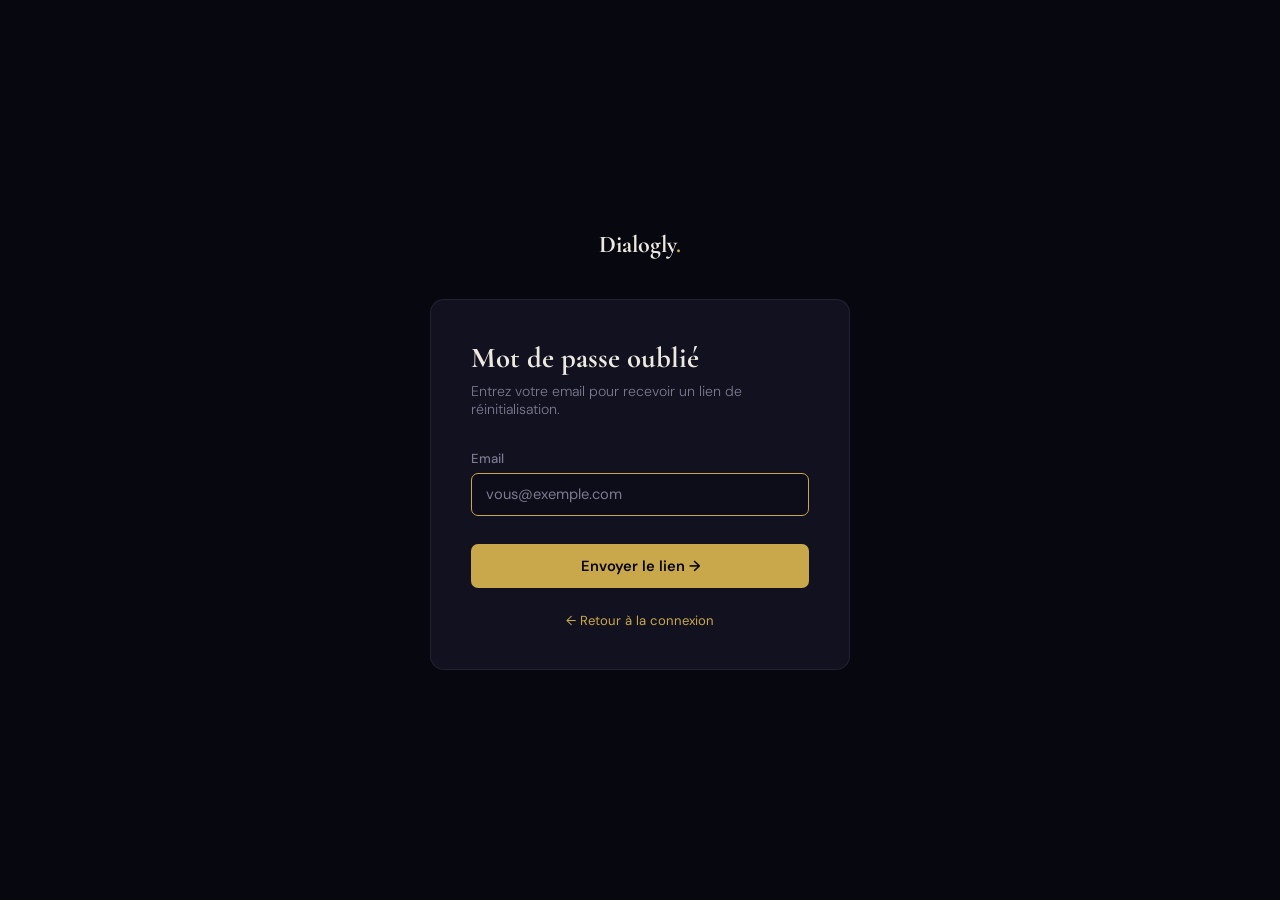
<file: backend/forgot_password.html>
<!DOCTYPE html>
<html lang="fr">
<head>
<meta charset="UTF-8">
<meta name="viewport" content="width=device-width, initial-scale=1.0">
<title>Dialogly — Mot de passe oublié</title>
<link rel="preconnect" href="https://fonts.googleapis.com">
<link href="https://fonts.googleapis.com/css2?family=Cormorant+Garamond:wght@600;700&family=DM+Sans:opsz,wght@9..40,300;9..40,400;9..40,500&display=swap" rel="stylesheet">
<style>
  *, *::before, *::after { box-sizing: border-box; margin: 0; padding: 0; }
  :root {
    --bg: #07070f; --surface: #0d0d1a; --card: #111120;
    --gold: #c9a84c; --gold-lt: #e8c96a;
    --text: #ede9df; --muted: #7a7a90; --border: rgba(255,255,255,0.07);
    --serif: 'Cormorant Garamond', Georgia, serif;
    --sans: 'DM Sans', system-ui, sans-serif;
  }
  body {
    background: var(--bg); color: var(--text);
    font-family: var(--sans); min-height: 100vh;
    display: flex; flex-direction: column; align-items: center; justify-content: center;
    padding: 2rem;
  }
  .logo { font-family: var(--serif); font-size: 1.5rem; font-weight: 700; color: var(--text); text-decoration: none; margin-bottom: 2.5rem; display: block; text-align: center; }
  .logo span { color: var(--gold); }
  .card { background: var(--card); border: 1px solid var(--border); border-radius: 14px; padding: 2.5rem; width: 100%; max-width: 420px; }
  h1 { font-family: var(--serif); font-size: 1.8rem; font-weight: 700; margin-bottom: 0.4rem; }
  .sub { font-size: 0.88rem; color: var(--muted); margin-bottom: 2rem; font-weight: 300; }
  .field { margin-bottom: 1.25rem; }
  label { display: block; font-size: 0.82rem; font-weight: 500; color: var(--muted); margin-bottom: 0.4rem; }
  input { width: 100%; padding: 0.65rem 0.9rem; background: var(--surface); border: 1px solid var(--border); border-radius: 7px; font-size: 0.92rem; font-family: var(--sans); color: var(--text); transition: border-color 0.2s; }
  input:focus { outline: none; border-color: var(--gold); }
  input::placeholder { color: var(--muted); }
  .btn { width: 100%; padding: 0.75rem; background: var(--gold); color: #07070f; border: none; border-radius: 7px; font-size: 0.92rem; font-weight: 600; font-family: var(--sans); cursor: pointer; transition: background 0.2s; margin-top: 0.5rem; }
  .btn:hover { background: var(--gold-lt); }
  .hint { text-align: center; margin-top: 1.5rem; font-size: 0.82rem; color: var(--muted); }
  .hint a { color: var(--gold); text-decoration: none; }
  .msg { padding: 0.9rem 1rem; border-radius: 8px; font-size: 0.88rem; margin-bottom: 1.5rem; }
  .msg.ok { background: rgba(16,185,129,0.1); border: 1px solid rgba(16,185,129,0.3); color: #10b981; }
  .msg.err { background: rgba(239,68,68,0.1); border: 1px solid rgba(239,68,68,0.3); color: #ef4444; }
  .reset-link { word-break: break-all; font-family: monospace; font-size: 0.78rem; color: var(--gold); }
</style>
</head>
<body>

<a href="/" class="logo">Dialogly<span>.</span></a>

<div class="card">
  <h1>Mot de passe oublié</h1>
  <p class="sub">Entrez votre email pour recevoir un lien de réinitialisation.</p>

  <div id="msg" style="display:none" class="msg"></div>
  <div id="linkBox" style="display:none" class="msg ok">
    <p style="margin-bottom:0.5rem">Lien de réinitialisation (email non configuré) :</p>
    <a id="resetLink" class="reset-link" href="#"></a>
  </div>

  <form id="form">
    <div class="field">
      <label>Email</label>
      <input type="email" id="email" placeholder="vous@exemple.com" required autofocus>
    </div>
    <button type="submit" class="btn">Envoyer le lien →</button>
  </form>

  <p class="hint"><a href="/login">← Retour à la connexion</a></p>
</div>

<script>
  document.getElementById('form').addEventListener('submit', async e => {
    e.preventDefault();
    const btn = e.target.querySelector('.btn');
    btn.disabled = true; btn.textContent = 'Envoi...';
    const res = await fetch('/forgot-password', {
      method: 'POST',
      headers: {'Content-Type': 'application/json'},
      body: JSON.stringify({ email: document.getElementById('email').value })
    });
    const data = await res.json();
    btn.disabled = false; btn.textContent = 'Envoyer le lien →';
    const msg = document.getElementById('msg');
    if (data.link) {
      const box = document.getElementById('linkBox');
      const link = document.getElementById('resetLink');
      link.href = data.link; link.textContent = data.link;
      box.style.display = 'block';
      document.getElementById('form').style.display = 'none';
    } else if (data.sent) {
      msg.className = 'msg ok'; msg.textContent = 'Email envoyé ! Vérifiez votre boîte mail.';
      msg.style.display = 'block'; document.getElementById('form').style.display = 'none';
    } else {
      msg.className = 'msg err'; msg.textContent = data.error || 'Erreur.';
      msg.style.display = 'block';
    }
  });
</script>
</body>
</html>
</file>
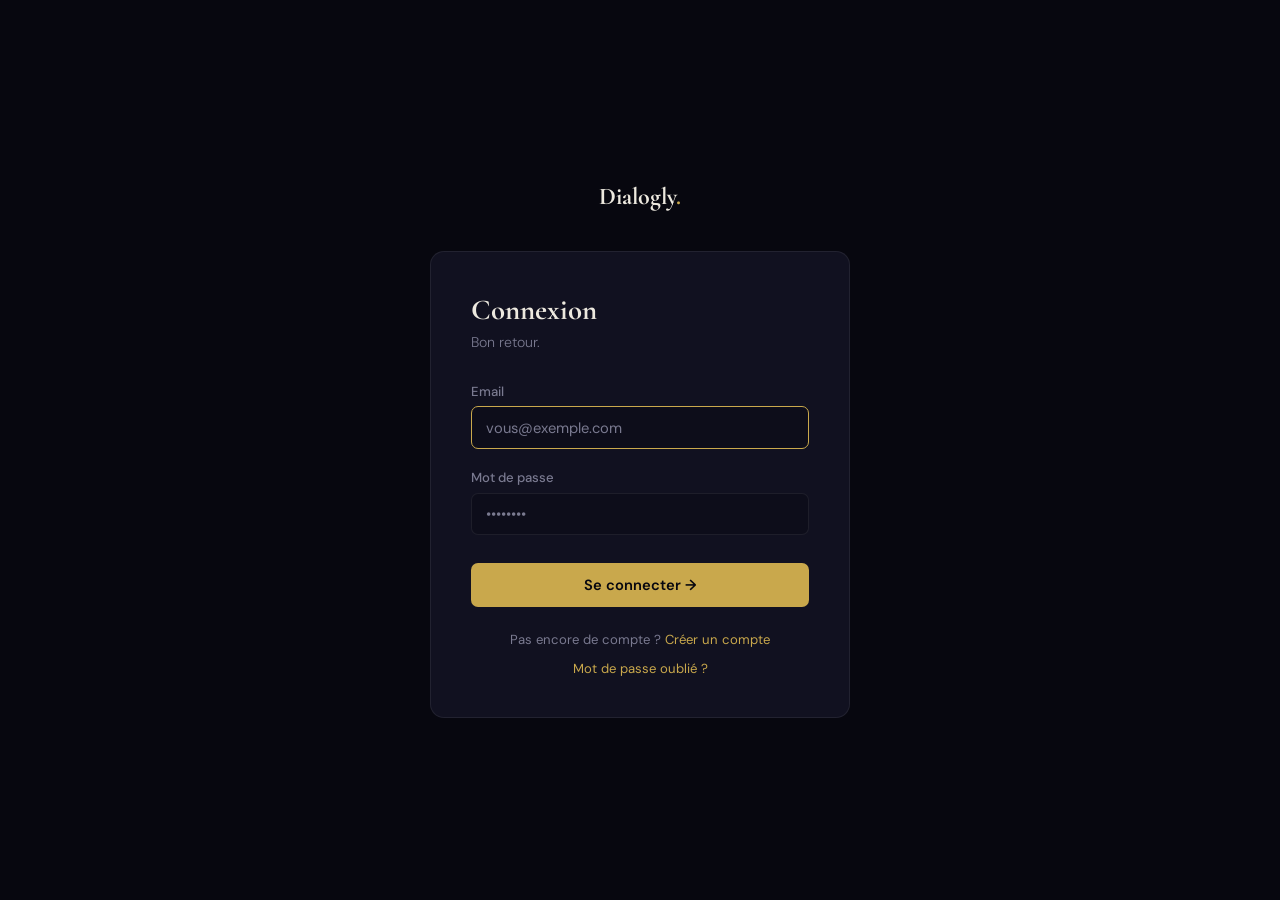
<file: backend/login.html>
<!DOCTYPE html>
<html lang="fr">
<head>
<meta charset="UTF-8">
<meta name="viewport" content="width=device-width, initial-scale=1.0">
<title>Dialogly — Connexion</title>
<link rel="preconnect" href="https://fonts.googleapis.com">
<link href="https://fonts.googleapis.com/css2?family=Cormorant+Garamond:wght@600;700&family=DM+Sans:opsz,wght@9..40,300;9..40,400;9..40,500&display=swap" rel="stylesheet">
<style>
  *, *::before, *::after { box-sizing: border-box; margin: 0; padding: 0; }
  :root {
    --bg: #07070f; --surface: #0d0d1a; --card: #111120;
    --gold: #c9a84c; --gold-lt: #e8c96a;
    --text: #ede9df; --muted: #7a7a90; --border: rgba(255,255,255,0.07);
    --serif: 'Cormorant Garamond', Georgia, serif;
    --sans: 'DM Sans', system-ui, sans-serif;
  }
  body {
    background: var(--bg); color: var(--text);
    font-family: var(--sans); min-height: 100vh;
    display: flex; flex-direction: column; align-items: center; justify-content: center;
    padding: 2rem;
  }
  .logo {
    font-family: var(--serif); font-size: 1.5rem; font-weight: 700;
    color: var(--text); text-decoration: none; margin-bottom: 2.5rem;
    display: block; text-align: center;
  }
  .logo span { color: var(--gold); }
  .card {
    background: var(--card); border: 1px solid var(--border);
    border-radius: 14px; padding: 2.5rem; width: 100%; max-width: 420px;
  }
  h1 { font-family: var(--serif); font-size: 1.8rem; font-weight: 700; margin-bottom: 0.4rem; }
  .sub { font-size: 0.88rem; color: var(--muted); margin-bottom: 2rem; font-weight: 300; }
  .field { margin-bottom: 1.25rem; }
  label { display: block; font-size: 0.82rem; font-weight: 500; color: var(--muted); margin-bottom: 0.4rem; }
  input {
    width: 100%; padding: 0.65rem 0.9rem;
    background: var(--surface); border: 1px solid var(--border);
    border-radius: 7px; font-size: 0.92rem; font-family: var(--sans);
    color: var(--text); transition: border-color 0.2s;
  }
  input:focus { outline: none; border-color: var(--gold); }
  input::placeholder { color: var(--muted); }
  .btn {
    width: 100%; padding: 0.75rem;
    background: var(--gold); color: #07070f;
    border: none; border-radius: 7px;
    font-size: 0.92rem; font-weight: 600; font-family: var(--sans);
    cursor: pointer; transition: background 0.2s; margin-top: 0.5rem;
  }
  .btn:hover { background: var(--gold-lt); }
  .hint { text-align: center; margin-top: 1.5rem; font-size: 0.82rem; color: var(--muted); }
  .hint a { color: var(--gold); text-decoration: none; }
</style>
</head>
<body>

<a href="/" class="logo">Dialogly<span>.</span></a>

<div class="card">
  <h1>Connexion</h1>
  <p class="sub">Bon retour.</p>

  <form method="POST" action="/login">
    <div class="field">
      <label>Email</label>
      <input type="email" name="email" placeholder="vous@exemple.com" required autofocus>
    </div>
    <div class="field">
      <label>Mot de passe</label>
      <input type="password" name="password" placeholder="••••••••" required>
    </div>
    <button type="submit" class="btn">Se connecter →</button>
  </form>

  <p class="hint">Pas encore de compte ? <a href="/register">Créer un compte</a></p>
  <p class="hint" style="margin-top:0.75rem"><a href="/forgot-password">Mot de passe oublié ?</a></p>
</div>

</body>
</html>
</file>
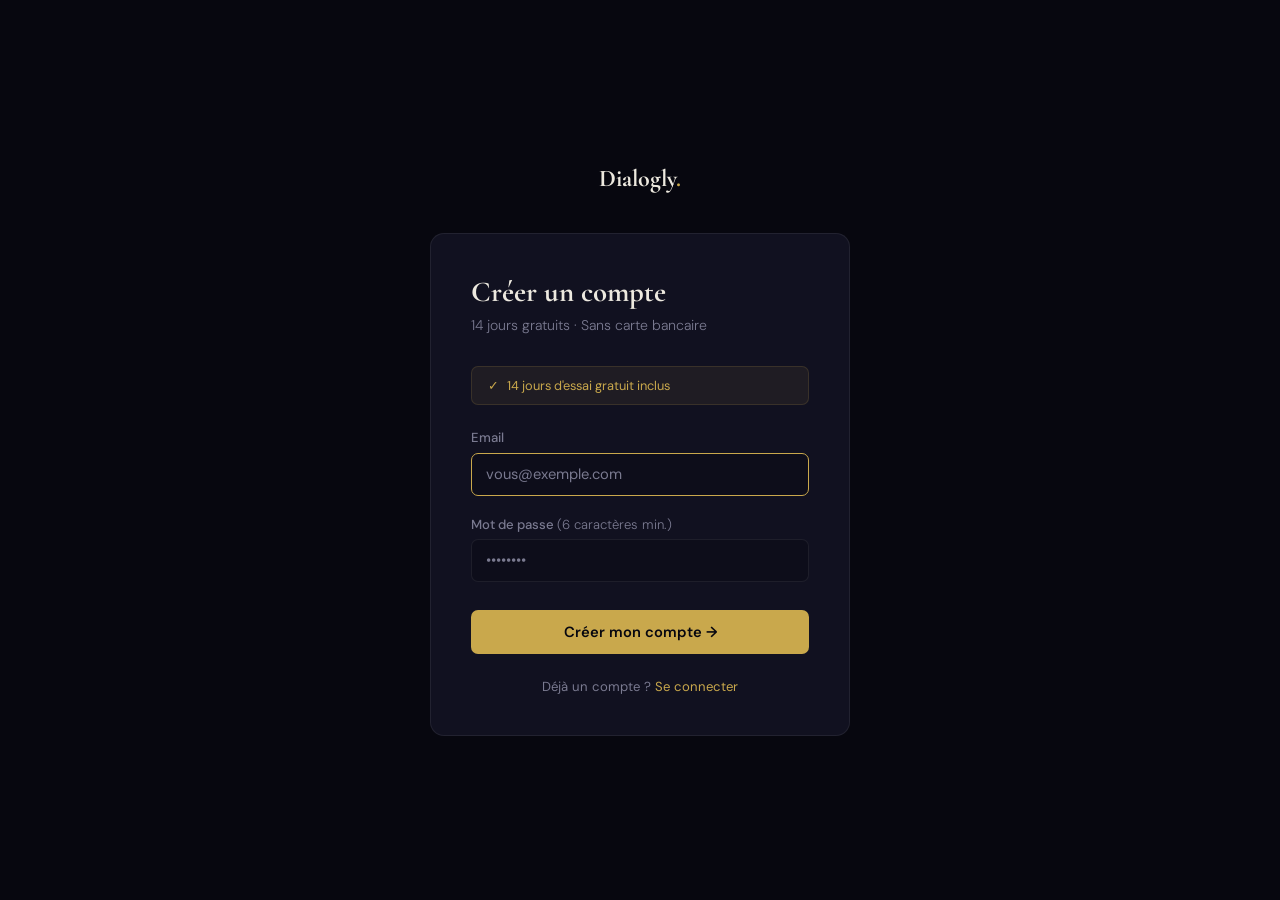
<file: backend/register.html>
<!DOCTYPE html>
<html lang="fr">
<head>
<meta charset="UTF-8">
<meta name="viewport" content="width=device-width, initial-scale=1.0">
<title>Dialogly — Créer un compte</title>
<link rel="preconnect" href="https://fonts.googleapis.com">
<link href="https://fonts.googleapis.com/css2?family=Cormorant+Garamond:wght@600;700&family=DM+Sans:opsz,wght@9..40,300;9..40,400;9..40,500&display=swap" rel="stylesheet">
<style>
  *, *::before, *::after { box-sizing: border-box; margin: 0; padding: 0; }
  :root {
    --bg: #07070f; --surface: #0d0d1a; --card: #111120;
    --gold: #c9a84c; --gold-lt: #e8c96a;
    --text: #ede9df; --muted: #7a7a90; --border: rgba(255,255,255,0.07);
    --serif: 'Cormorant Garamond', Georgia, serif;
    --sans: 'DM Sans', system-ui, sans-serif;
  }
  body {
    background: var(--bg); color: var(--text);
    font-family: var(--sans); min-height: 100vh;
    display: flex; flex-direction: column; align-items: center; justify-content: center;
    padding: 2rem;
  }
  .logo {
    font-family: var(--serif); font-size: 1.5rem; font-weight: 700;
    color: var(--text); text-decoration: none; margin-bottom: 2.5rem;
    display: block; text-align: center;
  }
  .logo span { color: var(--gold); }
  .card {
    background: var(--card); border: 1px solid var(--border);
    border-radius: 14px; padding: 2.5rem; width: 100%; max-width: 420px;
  }
  h1 {
    font-family: var(--serif); font-size: 1.8rem; font-weight: 700;
    margin-bottom: 0.4rem;
  }
  .sub { font-size: 0.88rem; color: var(--muted); margin-bottom: 2rem; font-weight: 300; }
  .field { margin-bottom: 1.25rem; }
  label { display: block; font-size: 0.82rem; font-weight: 500; color: var(--muted); margin-bottom: 0.4rem; }
  input {
    width: 100%; padding: 0.65rem 0.9rem;
    background: var(--surface); border: 1px solid var(--border);
    border-radius: 7px; font-size: 0.92rem; font-family: var(--sans);
    color: var(--text); transition: border-color 0.2s;
  }
  input:focus { outline: none; border-color: var(--gold); }
  input::placeholder { color: var(--muted); }
  .btn {
    width: 100%; padding: 0.75rem;
    background: var(--gold); color: #07070f;
    border: none; border-radius: 7px;
    font-size: 0.92rem; font-weight: 600; font-family: var(--sans);
    cursor: pointer; transition: background 0.2s; margin-top: 0.5rem;
  }
  .btn:hover { background: var(--gold-lt); }
  .hint { text-align: center; margin-top: 1.5rem; font-size: 0.82rem; color: var(--muted); }
  .hint a { color: var(--gold); text-decoration: none; }
  .trial-badge {
    display: flex; align-items: center; gap: 0.5rem;
    background: rgba(201,168,76,0.08); border: 1px solid rgba(201,168,76,0.15);
    border-radius: 7px; padding: 0.65rem 1rem;
    font-size: 0.8rem; color: var(--gold); margin-bottom: 1.5rem;
  }
  .trial-badge::before { content: '✓'; font-weight: 700; }
</style>
</head>
<body>

<a href="/" class="logo">Dialogly<span>.</span></a>

<div class="card">
  <h1>Créer un compte</h1>
  <p class="sub">14 jours gratuits · Sans carte bancaire</p>

  <div class="trial-badge">14 jours d'essai gratuit inclus</div>

  <form method="POST" action="/register">
    <div class="field">
      <label>Email</label>
      <input type="email" name="email" placeholder="vous@exemple.com" required autofocus>
    </div>
    <div class="field">
      <label>Mot de passe <span style="color:var(--muted);font-weight:300">(6 caractères min.)</span></label>
      <input type="password" name="password" placeholder="••••••••" required minlength="6">
    </div>
    <button type="submit" class="btn">Créer mon compte →</button>
  </form>

  <p class="hint">Déjà un compte ? <a href="/login">Se connecter</a></p>
</div>

</body>
</html>
</file>
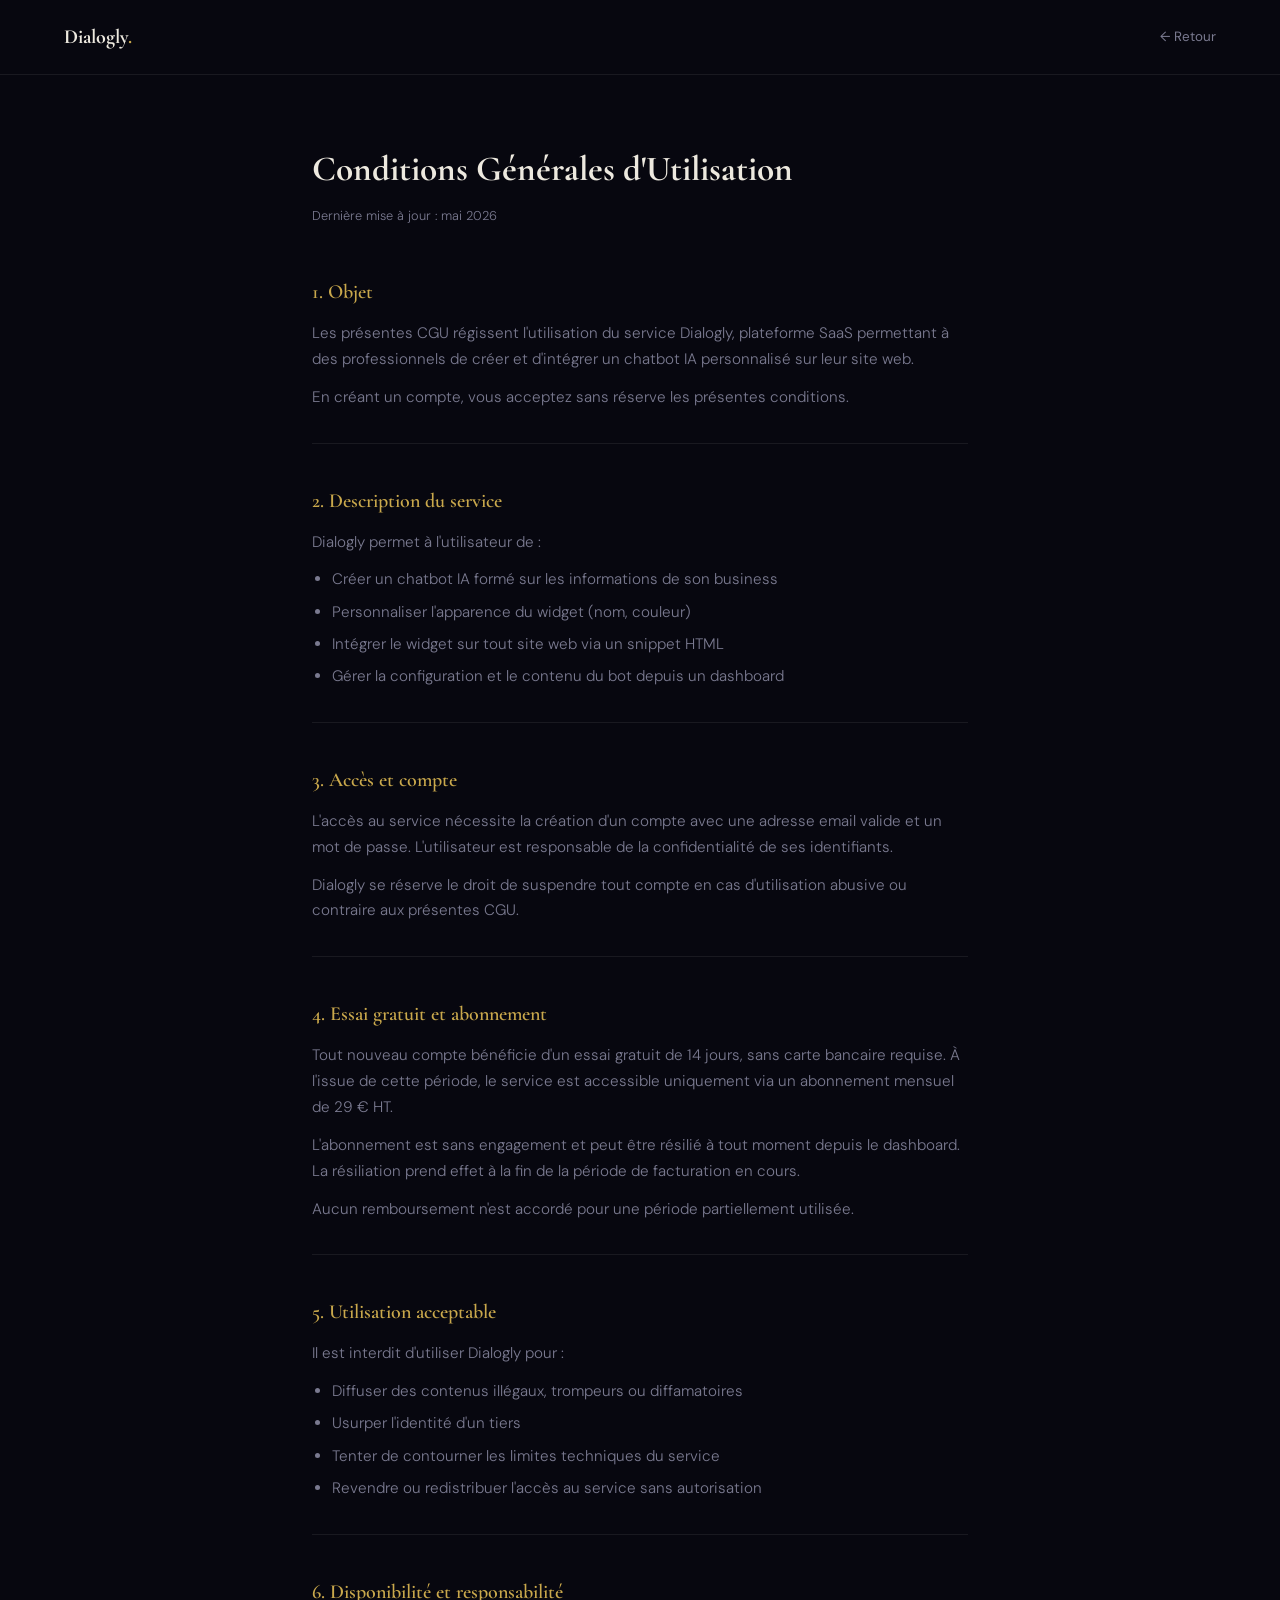
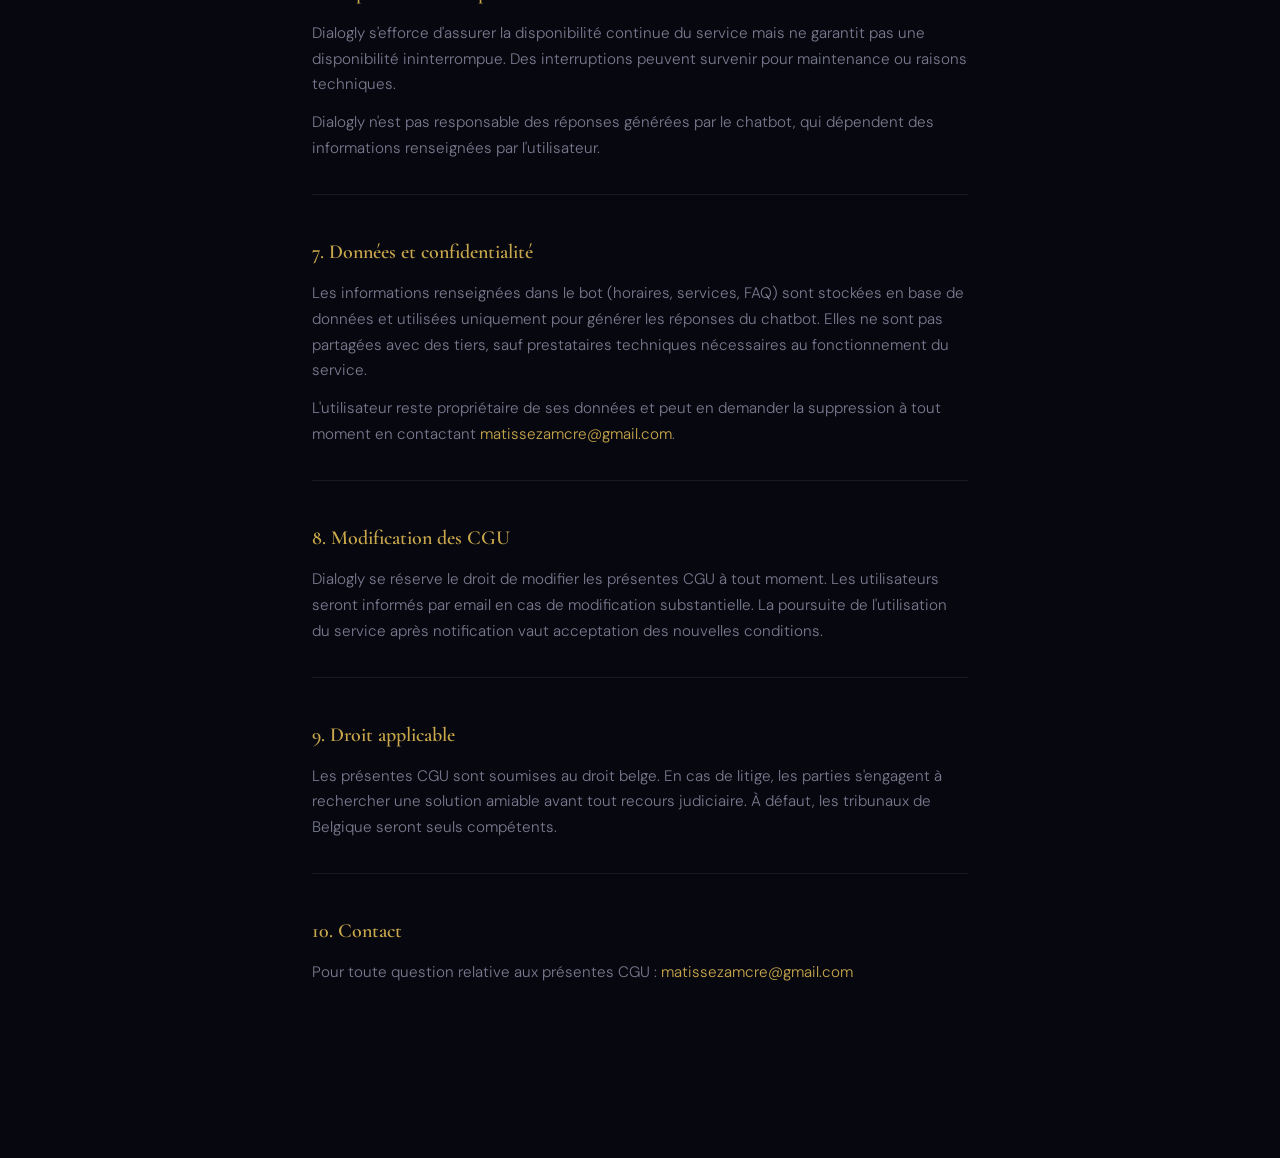
<file: frontend/cgu.html>
<!DOCTYPE html>
<html lang="fr">
<head>
<meta charset="UTF-8">
<meta name="viewport" content="width=device-width, initial-scale=1.0">
<title>Conditions Générales d'Utilisation — Dialogly</title>
<link rel="preconnect" href="https://fonts.googleapis.com">
<link href="https://fonts.googleapis.com/css2?family=Cormorant+Garamond:wght@600;700&family=DM+Sans:opsz,wght@9..40,300;9..40,400;9..40,500&display=swap" rel="stylesheet">
<style>
  *, *::before, *::after { box-sizing: border-box; margin: 0; padding: 0; }
  :root {
    --bg: #07070f; --surface: #0d0d1a; --card: #111120;
    --gold: #c9a84c; --text: #ede9df; --muted: #7a7a90;
    --border: rgba(255,255,255,0.07);
    --serif: 'Cormorant Garamond', Georgia, serif;
    --sans: 'DM Sans', system-ui, sans-serif;
  }
  body { background: var(--bg); color: var(--text); font-family: var(--sans); line-height: 1.7; }
  nav {
    padding: 1.25rem 5vw; display: flex; align-items: center; justify-content: space-between;
    border-bottom: 1px solid var(--border);
  }
  .logo { font-family: var(--serif); font-size: 1.25rem; font-weight: 700; text-decoration: none; color: var(--text); }
  .logo span { color: var(--gold); }
  nav a.back { font-size: 0.84rem; color: var(--muted); text-decoration: none; }
  nav a.back:hover { color: var(--gold); }
  main { max-width: 720px; margin: 4rem auto; padding: 0 2rem 6rem; }
  h1 { font-family: var(--serif); font-size: 2.2rem; font-weight: 700; margin-bottom: 0.4rem; }
  .date { font-size: 0.8rem; color: var(--muted); margin-bottom: 3rem; }
  h2 { font-family: var(--serif); font-size: 1.25rem; font-weight: 600; color: var(--gold); margin: 2.5rem 0 0.75rem; }
  p { font-size: 0.95rem; color: var(--muted); font-weight: 300; margin-bottom: 0.75rem; }
  ul { padding-left: 1.25rem; margin-bottom: 0.75rem; }
  ul li { font-size: 0.95rem; color: var(--muted); font-weight: 300; margin-bottom: 0.4rem; }
  a { color: var(--gold); text-decoration: none; }
  a:hover { text-decoration: underline; }
  .divider { height: 1px; background: var(--border); margin: 2rem 0; }
</style>
</head>
<body>
<nav>
  <a href="/" class="logo">Dialogly<span>.</span></a>
  <a href="/" class="back">← Retour</a>
</nav>
<main>
  <h1>Conditions Générales d'Utilisation</h1>
  <p class="date">Dernière mise à jour : mai 2026</p>

  <h2>1. Objet</h2>
  <p>Les présentes CGU régissent l'utilisation du service Dialogly, plateforme SaaS permettant à des professionnels de créer et d'intégrer un chatbot IA personnalisé sur leur site web.</p>
  <p>En créant un compte, vous acceptez sans réserve les présentes conditions.</p>

  <div class="divider"></div>

  <h2>2. Description du service</h2>
  <p>Dialogly permet à l'utilisateur de :</p>
  <ul>
    <li>Créer un chatbot IA formé sur les informations de son business</li>
    <li>Personnaliser l'apparence du widget (nom, couleur)</li>
    <li>Intégrer le widget sur tout site web via un snippet HTML</li>
    <li>Gérer la configuration et le contenu du bot depuis un dashboard</li>
  </ul>

  <div class="divider"></div>

  <h2>3. Accès et compte</h2>
  <p>L'accès au service nécessite la création d'un compte avec une adresse email valide et un mot de passe. L'utilisateur est responsable de la confidentialité de ses identifiants.</p>
  <p>Dialogly se réserve le droit de suspendre tout compte en cas d'utilisation abusive ou contraire aux présentes CGU.</p>

  <div class="divider"></div>

  <h2>4. Essai gratuit et abonnement</h2>
  <p>Tout nouveau compte bénéficie d'un essai gratuit de 14 jours, sans carte bancaire requise. À l'issue de cette période, le service est accessible uniquement via un abonnement mensuel de 29 € HT.</p>
  <p>L'abonnement est sans engagement et peut être résilié à tout moment depuis le dashboard. La résiliation prend effet à la fin de la période de facturation en cours.</p>
  <p>Aucun remboursement n'est accordé pour une période partiellement utilisée.</p>

  <div class="divider"></div>

  <h2>5. Utilisation acceptable</h2>
  <p>Il est interdit d'utiliser Dialogly pour :</p>
  <ul>
    <li>Diffuser des contenus illégaux, trompeurs ou diffamatoires</li>
    <li>Usurper l'identité d'un tiers</li>
    <li>Tenter de contourner les limites techniques du service</li>
    <li>Revendre ou redistribuer l'accès au service sans autorisation</li>
  </ul>

  <div class="divider"></div>

  <h2>6. Disponibilité et responsabilité</h2>
  <p>Dialogly s'efforce d'assurer la disponibilité continue du service mais ne garantit pas une disponibilité ininterrompue. Des interruptions peuvent survenir pour maintenance ou raisons techniques.</p>
  <p>Dialogly n'est pas responsable des réponses générées par le chatbot, qui dépendent des informations renseignées par l'utilisateur.</p>

  <div class="divider"></div>

  <h2>7. Données et confidentialité</h2>
  <p>Les informations renseignées dans le bot (horaires, services, FAQ) sont stockées en base de données et utilisées uniquement pour générer les réponses du chatbot. Elles ne sont pas partagées avec des tiers, sauf prestataires techniques nécessaires au fonctionnement du service.</p>
  <p>L'utilisateur reste propriétaire de ses données et peut en demander la suppression à tout moment en contactant <a href="mailto:matissezamcre@gmail.com">matissezamcre@gmail.com</a>.</p>

  <div class="divider"></div>

  <h2>8. Modification des CGU</h2>
  <p>Dialogly se réserve le droit de modifier les présentes CGU à tout moment. Les utilisateurs seront informés par email en cas de modification substantielle. La poursuite de l'utilisation du service après notification vaut acceptation des nouvelles conditions.</p>

  <div class="divider"></div>

  <h2>9. Droit applicable</h2>
  <p>Les présentes CGU sont soumises au droit belge. En cas de litige, les parties s'engagent à rechercher une solution amiable avant tout recours judiciaire. À défaut, les tribunaux de Belgique seront seuls compétents.</p>

  <div class="divider"></div>

  <h2>10. Contact</h2>
  <p>Pour toute question relative aux présentes CGU : <a href="mailto:matissezamcre@gmail.com">matissezamcre@gmail.com</a></p>
</main>
</body>
</html>
</file>
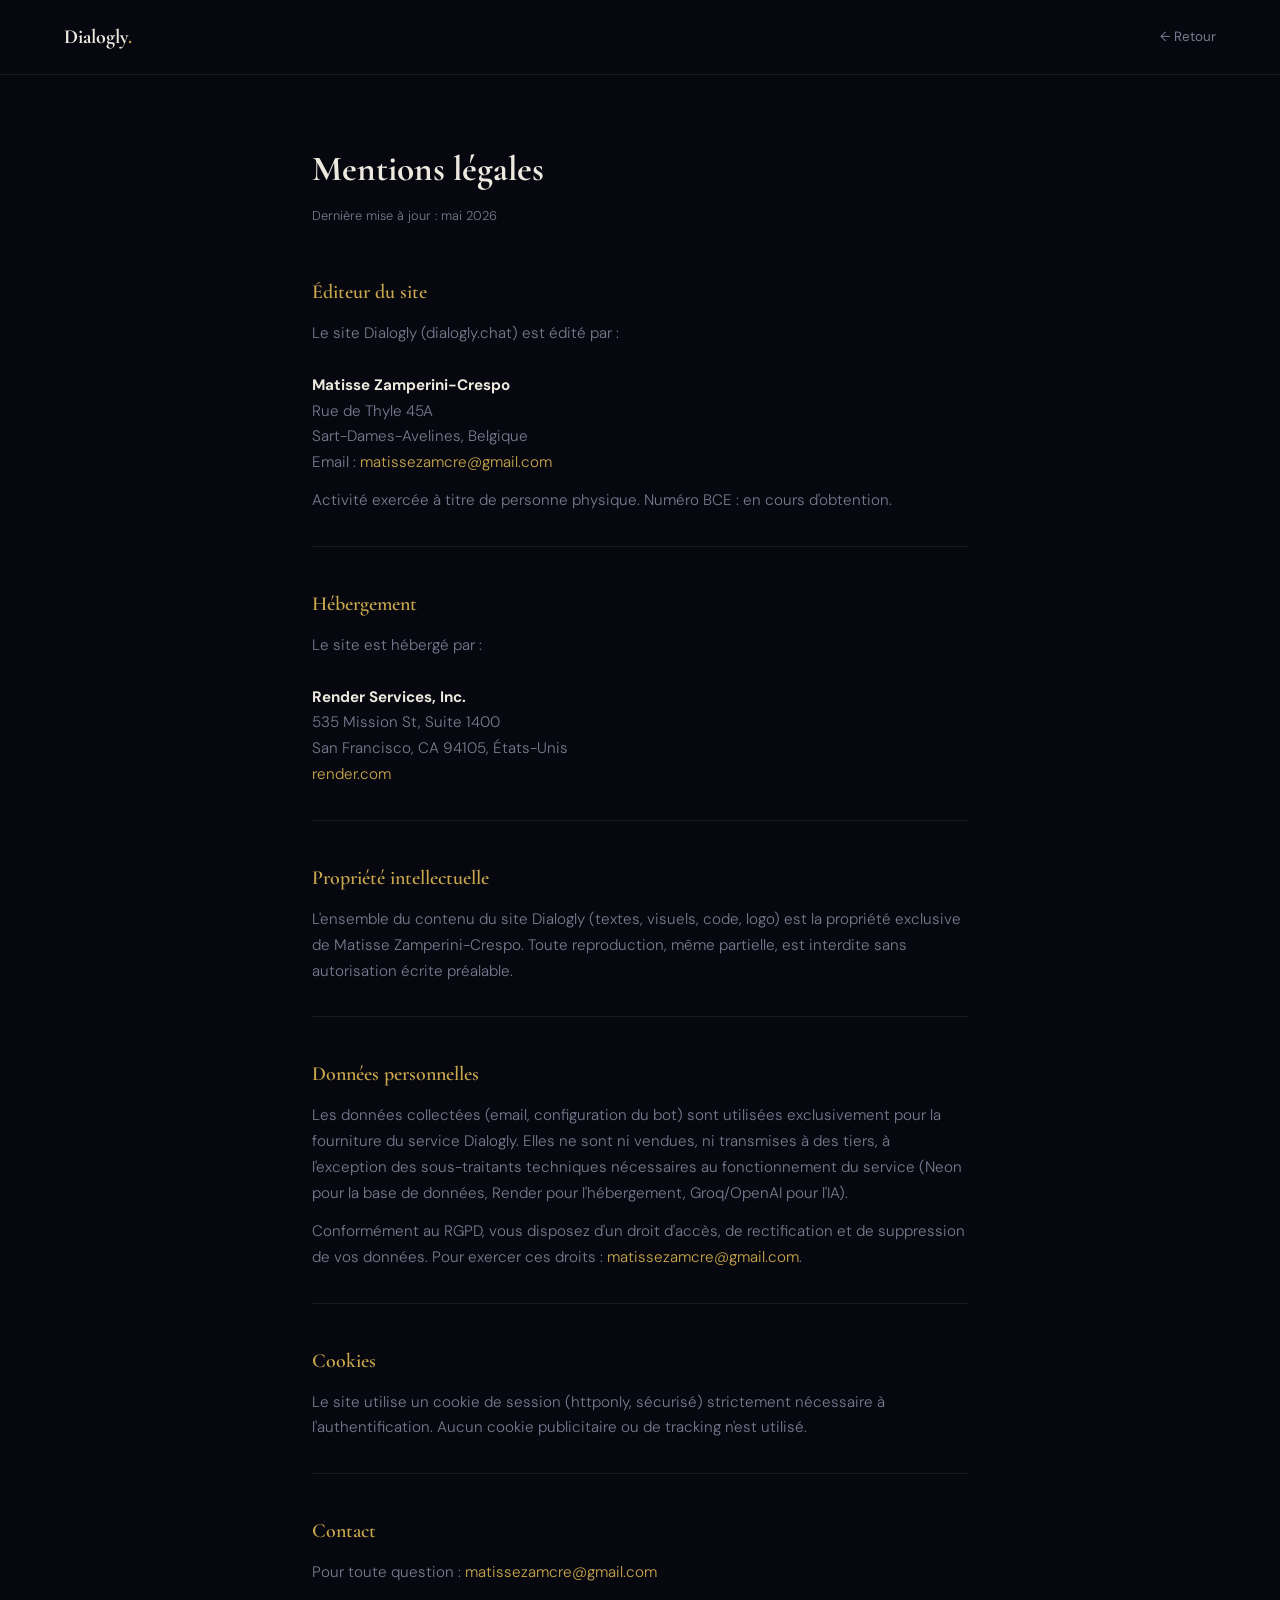
<file: frontend/mentions-legales.html>
<!DOCTYPE html>
<html lang="fr">
<head>
<meta charset="UTF-8">
<meta name="viewport" content="width=device-width, initial-scale=1.0">
<title>Mentions légales — Dialogly</title>
<link rel="preconnect" href="https://fonts.googleapis.com">
<link href="https://fonts.googleapis.com/css2?family=Cormorant+Garamond:wght@600;700&family=DM+Sans:opsz,wght@9..40,300;9..40,400;9..40,500&display=swap" rel="stylesheet">
<style>
  *, *::before, *::after { box-sizing: border-box; margin: 0; padding: 0; }
  :root {
    --bg: #07070f; --surface: #0d0d1a; --card: #111120;
    --gold: #c9a84c; --text: #ede9df; --muted: #7a7a90;
    --border: rgba(255,255,255,0.07);
    --serif: 'Cormorant Garamond', Georgia, serif;
    --sans: 'DM Sans', system-ui, sans-serif;
  }
  body { background: var(--bg); color: var(--text); font-family: var(--sans); line-height: 1.7; }
  nav {
    padding: 1.25rem 5vw; display: flex; align-items: center; justify-content: space-between;
    border-bottom: 1px solid var(--border);
  }
  .logo { font-family: var(--serif); font-size: 1.25rem; font-weight: 700; text-decoration: none; color: var(--text); }
  .logo span { color: var(--gold); }
  nav a.back { font-size: 0.84rem; color: var(--muted); text-decoration: none; }
  nav a.back:hover { color: var(--gold); }
  main { max-width: 720px; margin: 4rem auto; padding: 0 2rem 6rem; }
  h1 { font-family: var(--serif); font-size: 2.2rem; font-weight: 700; margin-bottom: 0.4rem; }
  .date { font-size: 0.8rem; color: var(--muted); margin-bottom: 3rem; }
  h2 { font-family: var(--serif); font-size: 1.25rem; font-weight: 600; color: var(--gold); margin: 2.5rem 0 0.75rem; }
  p { font-size: 0.95rem; color: var(--muted); font-weight: 300; margin-bottom: 0.75rem; }
  a { color: var(--gold); text-decoration: none; }
  a:hover { text-decoration: underline; }
  .divider { height: 1px; background: var(--border); margin: 2rem 0; }
</style>
</head>
<body>
<nav>
  <a href="/" class="logo">Dialogly<span>.</span></a>
  <a href="/" class="back">← Retour</a>
</nav>
<main>
  <h1>Mentions légales</h1>
  <p class="date">Dernière mise à jour : mai 2026</p>

  <h2>Éditeur du site</h2>
  <p>
    Le site Dialogly (dialogly.chat) est édité par :<br><br>
    <strong style="color:var(--text);">Matisse Zamperini-Crespo</strong><br>
    Rue de Thyle 45A<br>
    Sart-Dames-Avelines, Belgique<br>
    Email : <a href="mailto:matissezamcre@gmail.com">matissezamcre@gmail.com</a>
  </p>
  <p>Activité exercée à titre de personne physique. Numéro BCE : en cours d'obtention.</p>

  <div class="divider"></div>

  <h2>Hébergement</h2>
  <p>
    Le site est hébergé par :<br><br>
    <strong style="color:var(--text);">Render Services, Inc.</strong><br>
    535 Mission St, Suite 1400<br>
    San Francisco, CA 94105, États-Unis<br>
    <a href="https://render.com" target="_blank" rel="noopener">render.com</a>
  </p>

  <div class="divider"></div>

  <h2>Propriété intellectuelle</h2>
  <p>L'ensemble du contenu du site Dialogly (textes, visuels, code, logo) est la propriété exclusive de Matisse Zamperini-Crespo. Toute reproduction, même partielle, est interdite sans autorisation écrite préalable.</p>

  <div class="divider"></div>

  <h2>Données personnelles</h2>
  <p>Les données collectées (email, configuration du bot) sont utilisées exclusivement pour la fourniture du service Dialogly. Elles ne sont ni vendues, ni transmises à des tiers, à l'exception des sous-traitants techniques nécessaires au fonctionnement du service (Neon pour la base de données, Render pour l'hébergement, Groq/OpenAI pour l'IA).</p>
  <p>Conformément au RGPD, vous disposez d'un droit d'accès, de rectification et de suppression de vos données. Pour exercer ces droits : <a href="mailto:matissezamcre@gmail.com">matissezamcre@gmail.com</a>.</p>

  <div class="divider"></div>

  <h2>Cookies</h2>
  <p>Le site utilise un cookie de session (httponly, sécurisé) strictement nécessaire à l'authentification. Aucun cookie publicitaire ou de tracking n'est utilisé.</p>

  <div class="divider"></div>

  <h2>Contact</h2>
  <p>Pour toute question : <a href="mailto:matissezamcre@gmail.com">matissezamcre@gmail.com</a></p>
</main>
</body>
</html>
</file>
